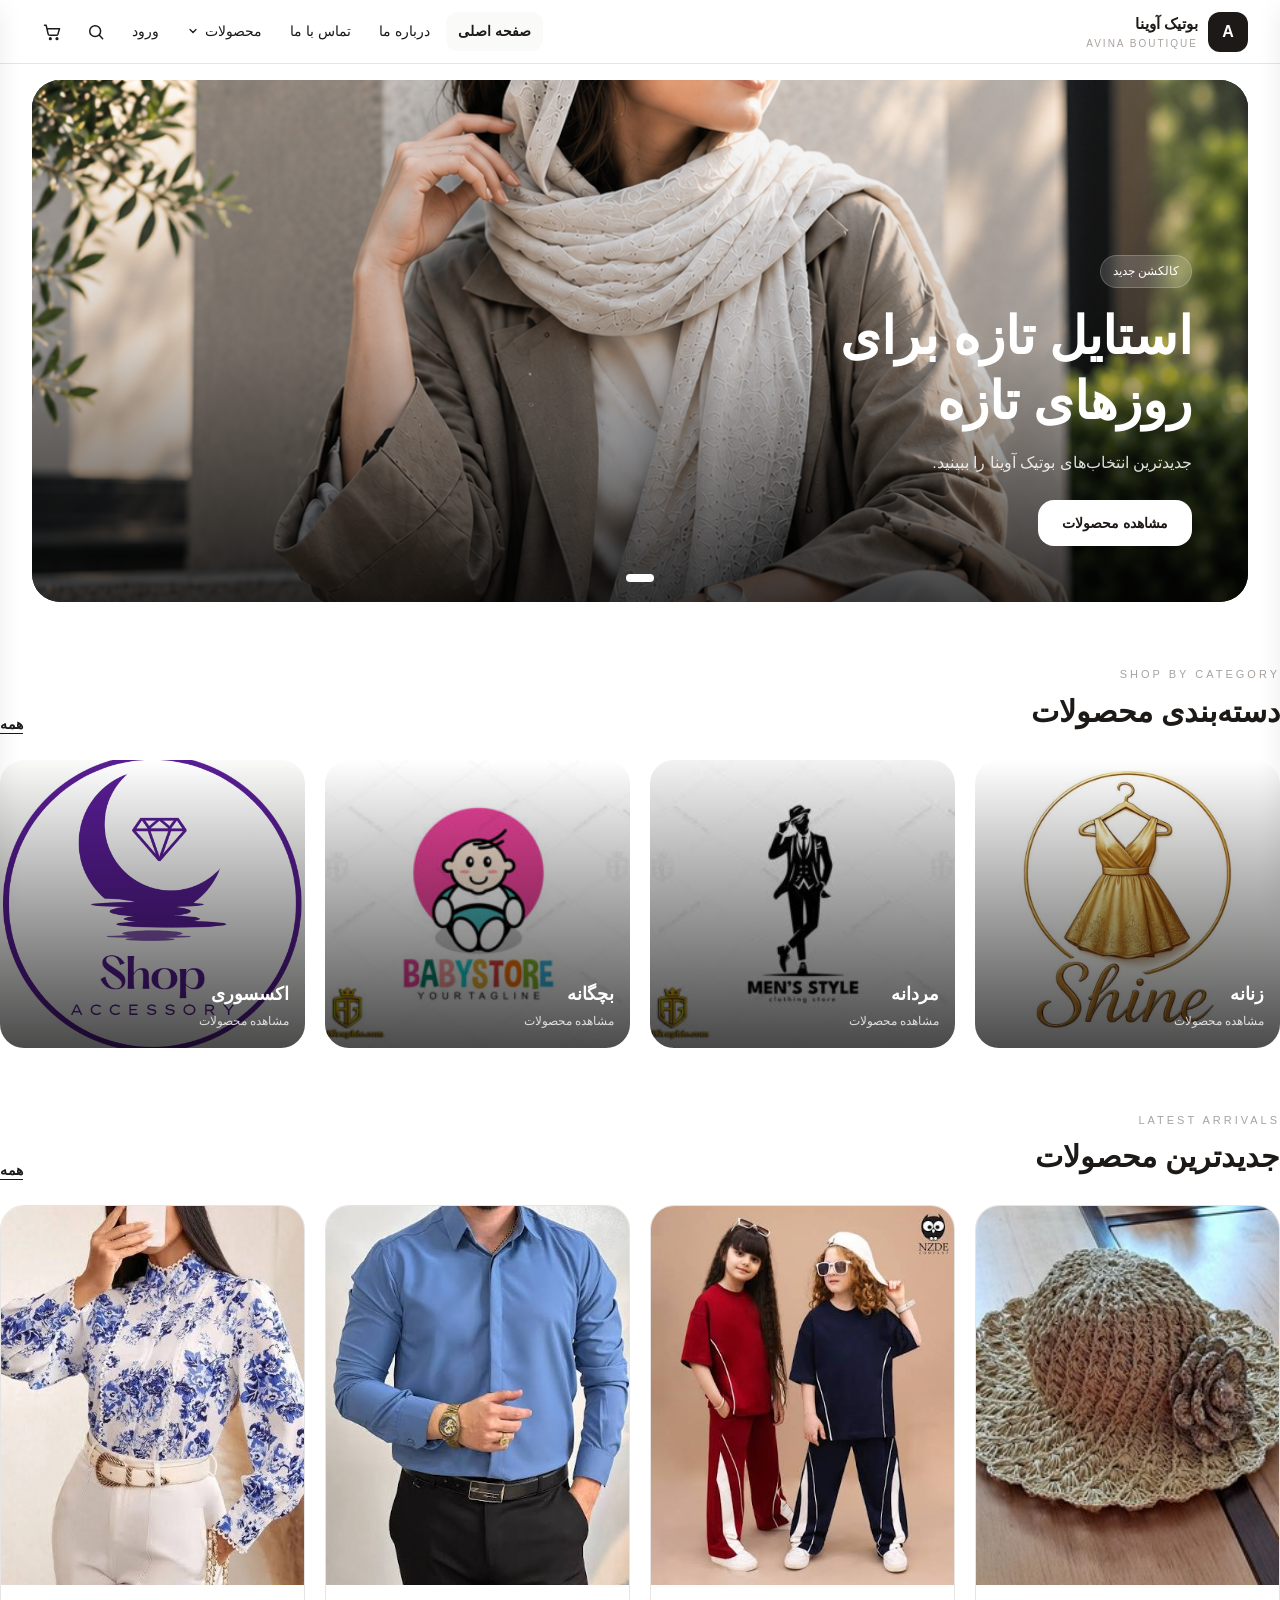
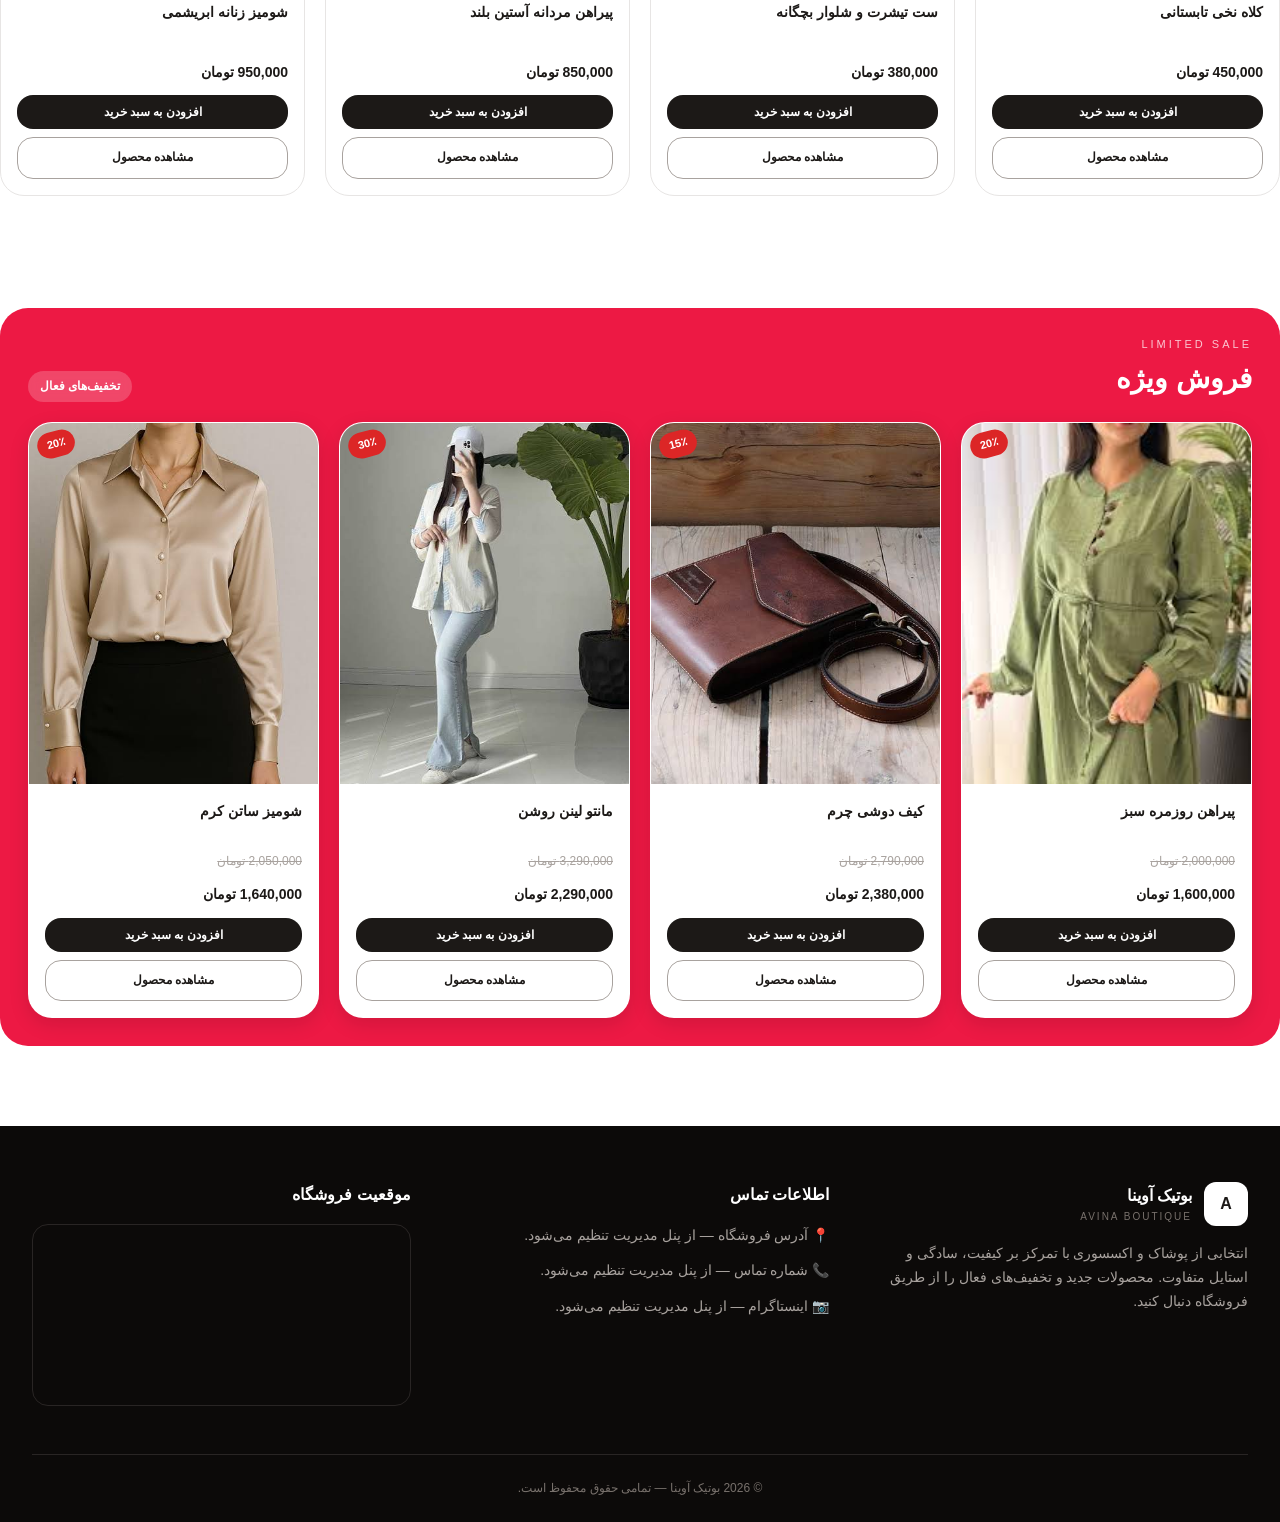
<file: index.html>
<!DOCTYPE html>
<html lang="fa" dir="rtl">
<head>
    <meta charset="UTF-8">
    <meta name="viewport" content="width=device-width, initial-scale=1.0">
    <title>بوتیک آوینا | AVINA BOUTIQUE</title>
    <link rel="stylesheet" href="assets/style.css">
</head>
<body data-page="index">

<div id="app-header"></div>

<main>
    <section class="container">
        <div class="hero">
            <div class="slider-track" id="sliderTrack">
                <div class="slide">
                    <img src="images/1zfeN2xi5riH8dTWHxSwZQ9bpc5OKxusN1WfL1Ss_Ncg3.png" alt="" class="slide-img">
                    <div class="slide-overlay"></div>
                    <div class="slide-content">
                        <span class="slide-badge">کالکشن جدید</span>
                        <h2 class="slide-title">استایل تازه برای روزهای تازه</h2>
                        <p class="slide-desc">جدیدترین انتخاب‌های بوتیک آوینا را ببینید.</p>
                        <a href="products.html" class="slide-btn">مشاهده محصولات</a>
                    </div>
                </div>
            </div>
            <button class="slider-arrow prev" onclick="moveSlide(1)"><svg viewBox="0 0 24 24" fill="none" stroke="currentColor" stroke-width="2"><path d="M9 6l6 6-6 6"/></svg></button>
            <button class="slider-arrow next" onclick="moveSlide(-1)"><svg viewBox="0 0 24 24" fill="none" stroke="currentColor" stroke-width="2"><path d="M15 6l-6 6 6 6"/></svg></button>
            <div class="slider-dots" id="sliderDots"></div>
        </div>
    </section>

    <section class="container section">
        <div class="section-header">
            <div><div class="section-label">SHOP BY CATEGORY</div><h2 class="section-title">دسته‌بندی محصولات</h2></div>
            <a href="products.html" class="section-link">همه</a>
        </div>
        <div class="cat-grid">
            <a href="products.html" class="cat-card"><img src="images/X3Jjpmft25uOLNXBp2Q6zBsF0hszSvgzGrd7KL01_Ncg3.jpg" alt="زنانه"><div class="cat-overlay"></div><div class="cat-info"><div class="cat-name">زنانه</div><div class="cat-link">مشاهده محصولات</div></div></a>
            <a href="products.html" class="cat-card"><img src="images/VJ2rF0NWghqEqvBr3umeZPKoNGzOimMoJ7bbcuB9_Ncg3.jpg" alt="مردانه"><div class="cat-overlay"></div><div class="cat-info"><div class="cat-name">مردانه</div><div class="cat-link">مشاهده محصولات</div></div></a>
            <a href="products.html" class="cat-card"><img src="images/zrcDi24k3K2eL5Bg2qt3wT6M0H4sCE7RrWDAVB15_Ncg3.jpg" alt="بچگانه"><div class="cat-overlay"></div><div class="cat-info"><div class="cat-name">بچگانه</div><div class="cat-link">مشاهده محصولات</div></div></a>
            <a href="products.html" class="cat-card"><img src="images/PCOLnMXVy24SPDFCMY4tBaPnmJijKd8RxGru4EsX_Ncg3.png" alt="اکسسوری"><div class="cat-overlay"></div><div class="cat-info"><div class="cat-name">اکسسوری</div><div class="cat-link">مشاهده محصولات</div></div></a>
        </div>
    </section>


    <section class="container section" style="padding-bottom:48px">
        <div class="section-header">
            <div><div class="section-label">LATEST ARRIVALS</div><h2 class="section-title">جدیدترین محصولات</h2></div>
            <a href="products.html" class="section-link">همه</a>
        </div>
        <div class="product-grid" id="homeProducts"></div>
    </section>
    
        <!-- ═══ فروش ویژه ═══ -->
    <section class="container section">
        <div class="sale-box">
            <div class="sale-header">
                <div>
                    <div class="sale-label">LIMITED SALE</div>
                    <h2 class="sale-title">فروش ویژه</h2>
                </div>
                <span class="sale-badge">تخفیف‌های فعال</span>
            </div>
            <div class="product-grid" id="saleProducts"></div>
        </div>
    </section>
</main>

<div id="app-footer"></div>

<div class="toast" id="toast"></div>

<script src="components/header.js"></script>
<script src="components/footer.js"></script>
<script src="assets/script.js"></script>
<script>
document.addEventListener('DOMContentLoaded', () => {
    /* جدیدترین محصولات (۴ تای اول) */
    const homeGrid = document.getElementById('homeProducts');
    if (homeGrid) {
        homeGrid.innerHTML = PRODUCTS.slice(0, 4).map(productCardHTML).join('');
    }

    /* فروش ویژه — فقط محصولات تخفیف‌دار */
    const saleGrid = document.getElementById('saleProducts');
    if (saleGrid) {
        saleGrid.innerHTML = PRODUCTS
            .filter(p => p.discount)
            .slice(0, 4)
            .map(productCardHTML)
            .join('');
    }
});
</script>
</body>
</html>
</file>
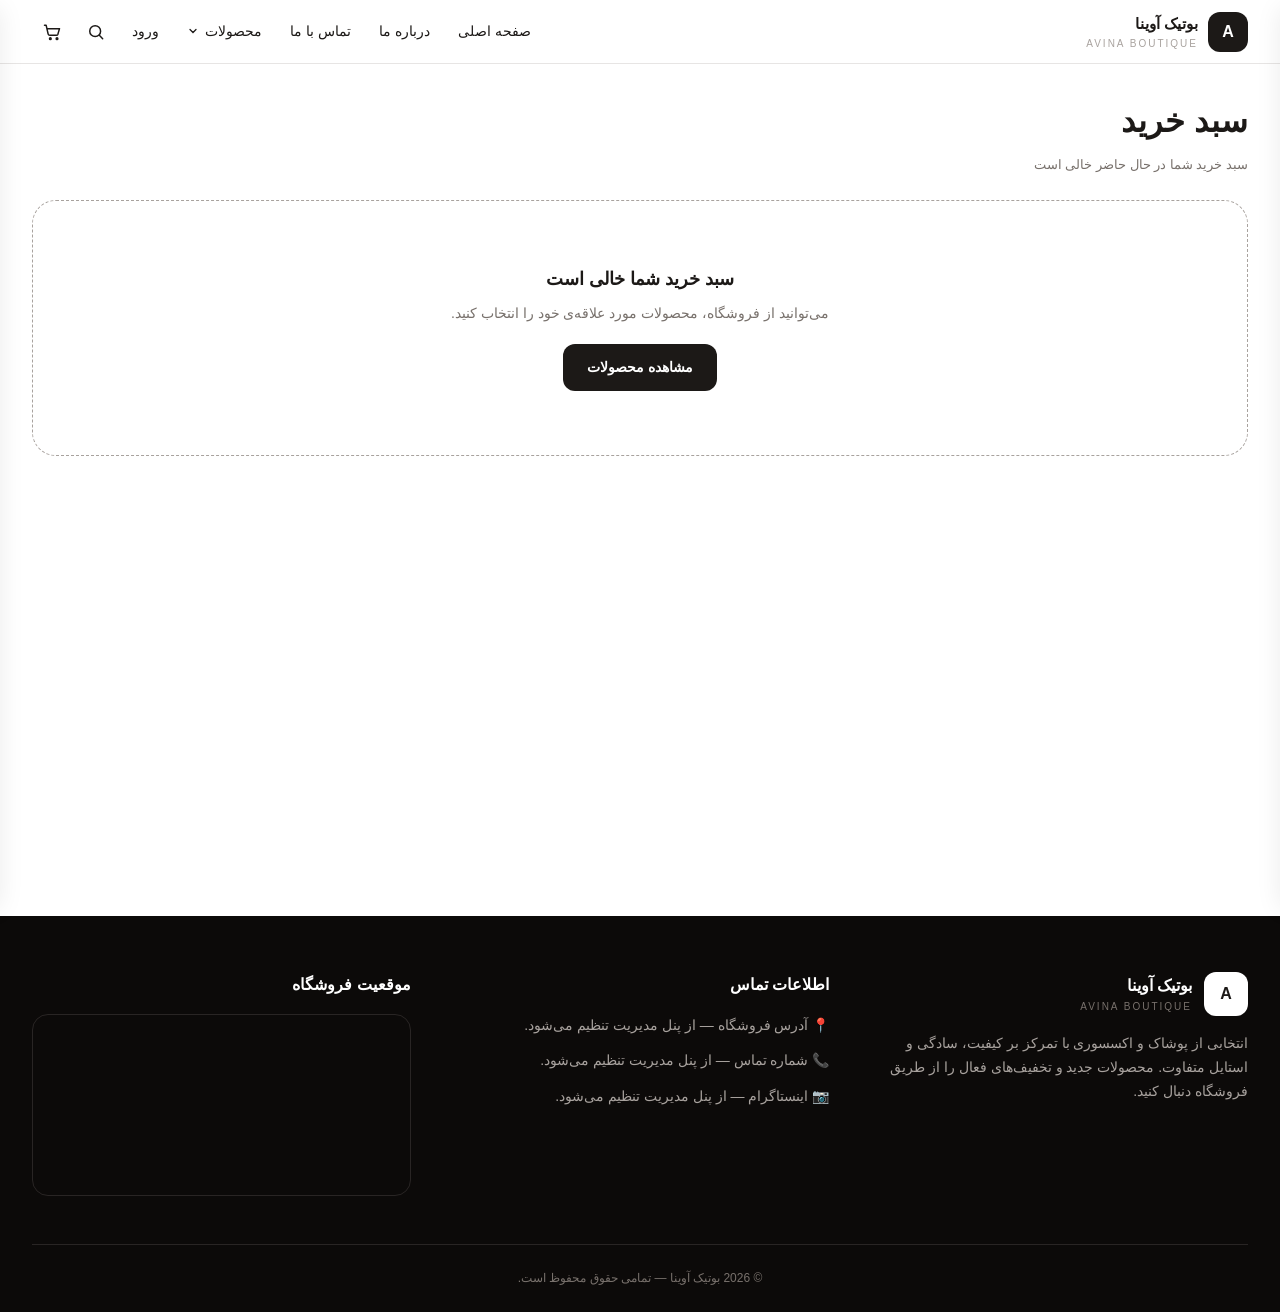
<file: cart.html>
<!DOCTYPE html>
<html lang="fa" dir="rtl">
<head>
    <meta charset="UTF-8">
    <meta name="viewport" content="width=device-width, initial-scale=1.0">
    <title>سبد خرید | بوتیک آوینا</title>
    <link rel="stylesheet" href="assets/style.css">
</head>
<body data-page="cart">

<div id="app-header"></div>

<main class="container">
    <div class="page-header">
        <h1 class="page-title">سبد خرید</h1>
        <p class="page-subtitle" id="cartSubtitle">محصولات انتخاب‌شده شما</p>
    </div>
    <div id="cartContent"></div>
</main>

<div id="app-footer"></div>

<div class="toast" id="toast"></div>

<script src="components/header.js"></script>
<script src="components/footer.js"></script>
<script src="assets/script.js"></script>
<script>
function renderCartPage() {
    const container = document.getElementById('cartContent');
    const subtitle = document.getElementById('cartSubtitle');

    if (cart.length === 0) {
        subtitle.textContent = 'سبد خرید شما در حال حاضر خالی است';
        container.innerHTML = `
            <div class="cart-empty" style="margin-top:24px;margin-bottom:48px">
                <h2>سبد خرید شما خالی است</h2>
                <p>می‌توانید از فروشگاه، محصولات مورد علاقه‌ی خود را انتخاب کنید.</p>
                <a href="products.html">مشاهده محصولات</a>
            </div>`;
        return;
    }

    subtitle.textContent = `${cartCount()} محصول در سبد شما`;

    const itemsHtml = cart.map(item => {
        const p = PRODUCTS.find(x => x.id === item.id);
        if (!p) return '';
        return `
            <div class="cart-item">
                <div class="cart-item-img"><img src="${p.image}" alt="${p.name}"></div>
                <div class="cart-item-info">
                    <div>
                        <div class="cart-item-name">${p.name}</div>
                        <div class="cart-item-price">${formatPrice(p.price)}</div>
                    </div>
                    <div class="cart-item-actions">
                        <div class="qty-control">
                            <button class="qty-btn" onclick="updateQty(${p.id}, -1)">−</button>
                            <span class="qty-value">${item.qty}</span>
                            <button class="qty-btn" onclick="updateQty(${p.id}, 1)">+</button>
                        </div>
                        <button class="cart-item-remove" onclick="removeFromCart(${p.id})">حذف</button>
                    </div>
                </div>
            </div>`;
    }).join('');

    container.innerHTML = `
        <div class="cart-layout">
            <div class="cart-items">${itemsHtml}</div>
            <div class="cart-summary">
                <h2 class="summary-title">خلاصه سفارش</h2>
                <div class="summary-row"><span>تعداد اقلام</span><span>${cartCount()} عدد</span></div>
                <div class="summary-row"><span>هزینه ارسال</span><span>رایگان</span></div>
                <div class="summary-row total"><span>مبلغ کل</span><span>${formatPrice(cartTotal())}</span></div>
                <button class="summary-btn" onclick="alert('اتصال به درگاه پرداخت در نسخه اصلی')">ادامه جهت ثبت سفارش</button>
            </div>
        </div>`;
}

document.addEventListener('DOMContentLoaded', renderCartPage);
</script>
</body>
</html>
</file>
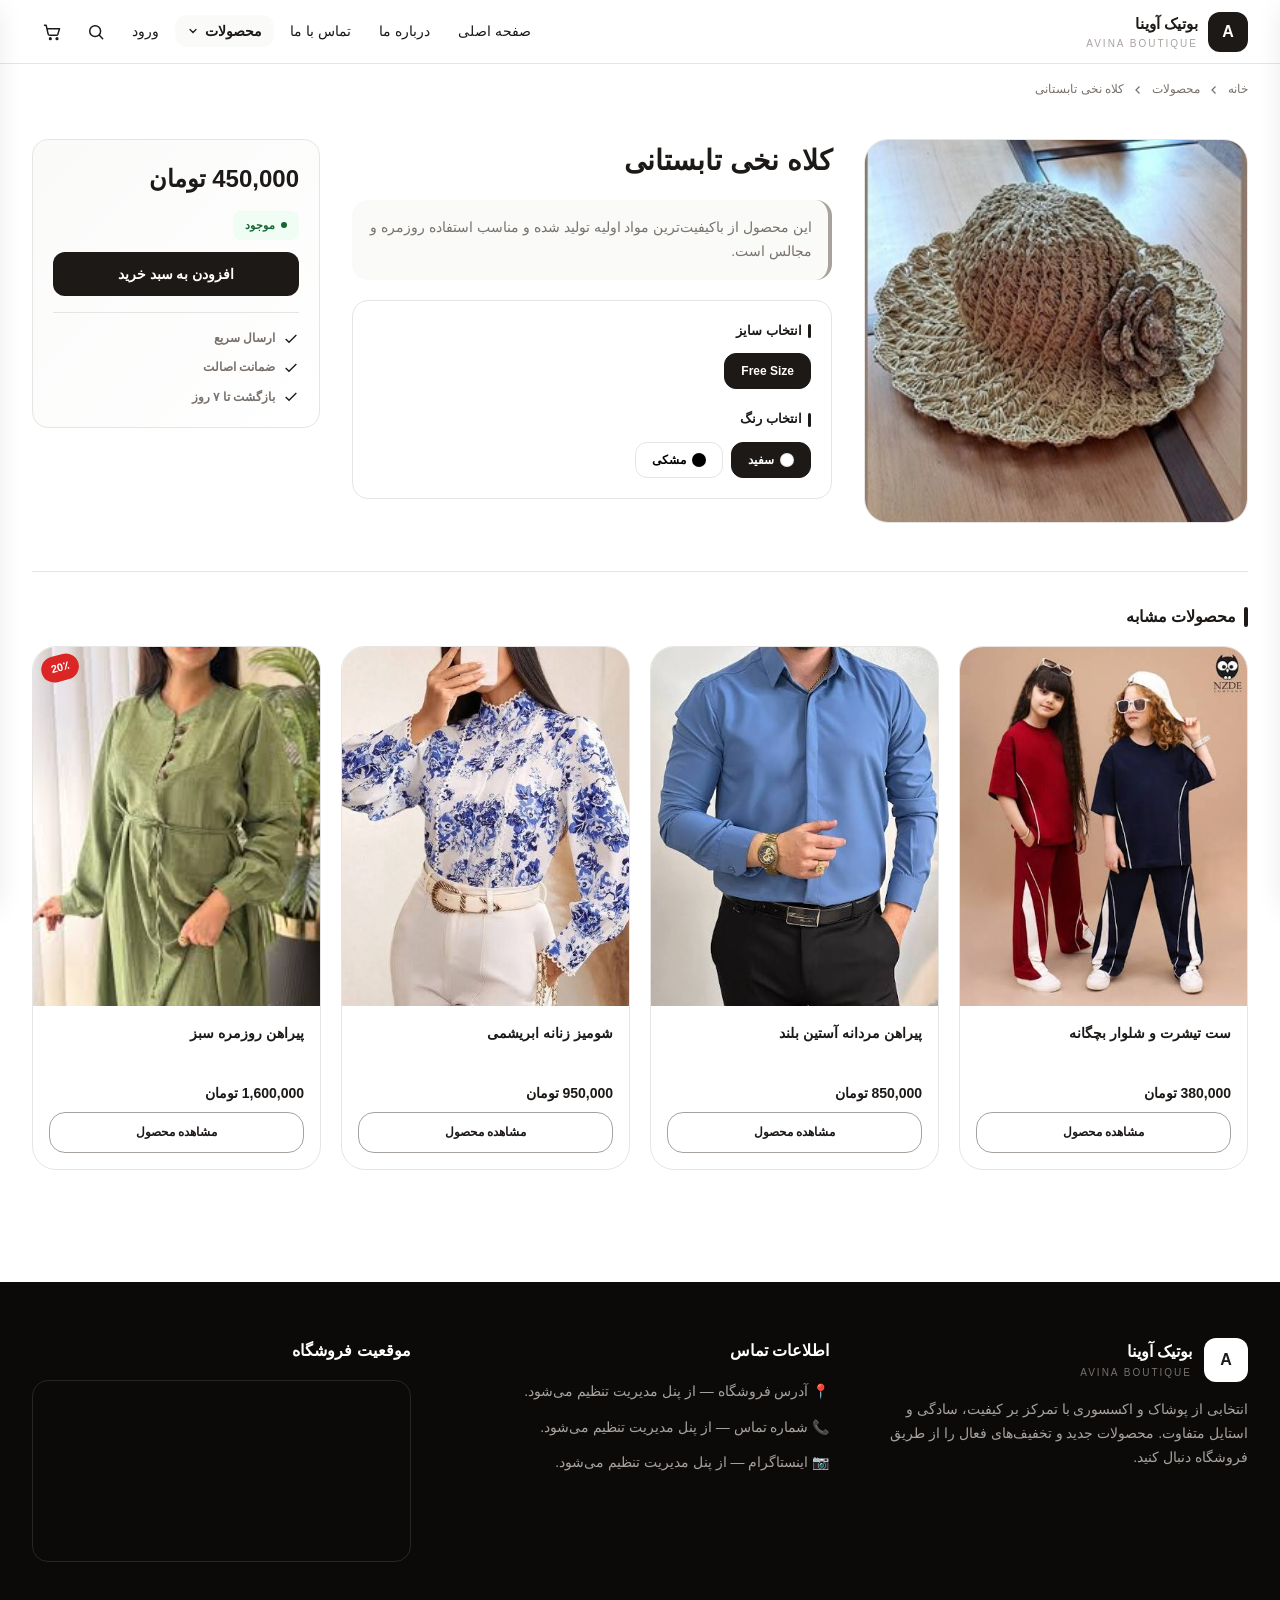
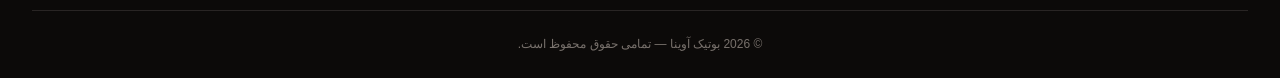
<file: product.html>
<!DOCTYPE html>
<html lang="fa" dir="rtl">
<head>
    <meta charset="UTF-8">
    <meta name="viewport" content="width=device-width, initial-scale=1.0">
    <title>جزئیات محصول | بوتیک آوینا</title>
    <link rel="stylesheet" href="assets/style.css">
</head>
<body data-page="product">

<div id="app-header"></div>

<main class="container">
    <nav class="breadcrumb">
        <a href="index.html">خانه</a>
        <svg viewBox="0 0 24 24" fill="none" stroke="currentColor" stroke-width="2.5"><path d="M15 19l-7-7 7-7"/></svg>
        <a href="products.html">محصولات</a>
        <svg viewBox="0 0 24 24" fill="none" stroke="currentColor" stroke-width="2.5"><path d="M15 19l-7-7 7-7"/></svg>
        <span id="breadcrumbName">محصول</span>
    </nav>

    <div class="product-detail" id="productDetail"></div>

    <section class="detail-section">
        <h2 class="detail-section-title">محصولات مشابه</h2>
        <div class="product-grid" id="relatedProducts"></div>
    </section>
</main>

<div id="app-footer"></div>

<div class="toast" id="toast"></div>

<script src="components/header.js"></script>
<script src="components/footer.js"></script>
<script src="assets/script.js"></script>
<script>
const params = new URLSearchParams(window.location.search);
const productId = parseInt(params.get('id')) || 1;
const product = PRODUCTS.find(p => p.id === productId) || PRODUCTS[0];
let selectedSize = product.sizes[0] || null;
let selectedColor = product.colors[0]?.name || null;

function renderDetail() {
    document.getElementById('breadcrumbName').textContent = product.name;

    document.getElementById('productDetail').innerHTML = `
        <div>
            <div class="detail-image-wrap"><img src="${product.image}" alt="${product.name}"></div>
        </div>
        <div>
            <h1 class="detail-title">${product.name}</h1>
            <div class="detail-desc">این محصول از باکیفیت‌ترین مواد اولیه تولید شده و مناسب استفاده روزمره و مجالس است.</div>
            ${product.sizes.length ? `
            <div class="detail-options">
                <div class="option-group">
                    <div class="option-label">انتخاب سایز</div>
                    <div class="option-values" id="sizeOptions">
                        ${product.sizes.map(s => `<button class="option-btn ${s === selectedSize ? 'active' : ''}" onclick="selectSize('${s}')">${s}</button>`).join('')}
                    </div>
                </div>
                ${product.colors.length ? `
                <div class="option-group">
                    <div class="option-label">انتخاب رنگ</div>
                    <div class="option-values" id="colorOptions">
                        ${product.colors.map(c => `
                            <button class="option-btn ${c.name === selectedColor ? 'active' : ''}" onclick="selectColor('${c.name}')">
                                <span class="option-color-dot" style="background:${c.hex}"></span>${c.name}
                            </button>
                        `).join('')}
                    </div>
                </div>` : ''}
            </div>` : ''}
        </div>
        <div>
            <div class="detail-buy-box">
                ${product.oldPrice ? `<div class="product-old-price">${formatPrice(product.oldPrice)}</div>` : ''}
                <div class="detail-price">${formatPrice(product.price)}</div>
                <div class="detail-stock"><span class="detail-stock-dot"></span>موجود</div>
                <button class="detail-buy-btn" onclick="addToCart(${product.id})">افزودن به سبد خرید</button>
                <div class="detail-features">
                    <div class="feature-item"><svg viewBox="0 0 24 24" fill="none" stroke="currentColor" stroke-width="2"><path d="M20 6 9 17l-5-5"/></svg>ارسال سریع</div>
                    <div class="feature-item"><svg viewBox="0 0 24 24" fill="none" stroke="currentColor" stroke-width="2"><path d="M20 6 9 17l-5-5"/></svg>ضمانت اصالت</div>
                    <div class="feature-item"><svg viewBox="0 0 24 24" fill="none" stroke="currentColor" stroke-width="2"><path d="M20 6 9 17l-5-5"/></svg>بازگشت تا ۷ روز</div>
                </div>
            </div>
        </div>
    `;

    document.getElementById('relatedProducts').innerHTML = PRODUCTS
        .filter(p => p.id !== product.id).slice(0, 4)
        .map(p => `
            <article class="product-card">
                <a href="product.html?id=${p.id}" class="product-img-wrap">
                    ${p.discount ? `<span class="product-badge">${p.discount}٪</span>` : ''}
                    <img src="${p.image}" alt="${p.name}">
                </a>
                <div class="product-info">
                    <h3 class="product-name"><a href="product.html?id=${p.id}">${p.name}</a></h3>
                    <div class="product-price">${formatPrice(p.price)}</div>
                    <a href="product.html?id=${p.id}" class="product-btn product-btn-outline">مشاهده محصول</a>
                </div>
            </article>
        `).join('');
}

function selectSize(s) {
    selectedSize = s;
    document.querySelectorAll('#sizeOptions .option-btn').forEach(b => b.classList.toggle('active', b.textContent.trim() === s));
}
function selectColor(c) {
    selectedColor = c;
    document.querySelectorAll('#colorOptions .option-btn').forEach(b => b.classList.toggle('active', b.textContent.includes(c)));
}

document.addEventListener('DOMContentLoaded', renderDetail);
</script>
</body>
</html>
</file>
<file: assets/style.css>
/* ═══════════ RESET ═══════════ */
* { margin: 0; padding: 0; box-sizing: border-box; }
html { scroll-behavior: smooth; }
body {
    font-family: 'Vazirmatn', 'Segoe UI', Tahoma, Arial, sans-serif;
    background: #fff; color: #1c1917; line-height: 1.6;
    -webkit-font-smoothing: antialiased;
}
a { color: inherit; text-decoration: none; }
img { display: block; max-width: 100%; }
button, input, textarea, select { font-family: inherit; }
button { cursor: pointer; border: none; background: none; }
ul { list-style: none; }

/* ═══════════ VARIABLES ═══════════ */
:root {
    --bg: #fff; --bg-alt: #fafaf9; --bg-darker: #f5f5f4;
    --text: #1c1917; --text-muted: #78716c; --text-light: #a8a29e;
    --border: #e7e5e4; --primary: #1c1917; --accent: #dc2626;
    --green: #16a34a;
    --r-sm: 8px; --r-md: 12px; --r-lg: 16px; --r-xl: 24px; --r-2xl: 28px;
    --shadow: 0 1px 3px rgba(0,0,0,0.06);
    --shadow-lg: 0 8px 24px rgba(0,0,0,0.08);
    --shadow-xl: 0 20px 40px rgba(0,0,0,0.12);
}

/* ═══════════ CONTAINER ═══════════ */
.container { max-width: 1280px; margin: 0 auto; padding-inline: 16px; }
@media (min-width: 640px) { .container { padding-inline: 24px; } }
@media (min-width: 1024px) { .container { padding-inline: 32px; } }

/* ═══════════ HEADER ═══════════ */
.header {
    position: fixed; top: 0; left: 0; right: 0; z-index: 50;
    height: 64px;
    background: rgba(255,255,255,0.95);
    backdrop-filter: blur(10px);
    border-bottom: 1px solid var(--border);
    transition: transform 0.3s;
}
.header.hide { transform: translateY(-100%); }

/* دسکتاپ */
.header-inner { display: none; align-items: center; justify-content: space-between; height: 100%; }
@media (min-width: 1024px) { .header-inner { display: flex; } }

.logo { display: flex; align-items: center; gap: 10px; }
.logo-icon {
    width: 40px; height: 40px;
    background: var(--primary); color: #fff;
    border-radius: var(--r-md);
    display: flex; align-items: center; justify-content: center;
    font-weight: 800; font-size: 16px;
}
.logo-text .brand { font-size: 15px; font-weight: 800; }
.logo-text .sub { font-size: 10px; color: var(--text-light); letter-spacing: 2px; }

.nav { display: none; align-items: center; gap: 4px; }
@media (min-width: 1024px) { .nav { display: flex; } }
.nav-link {
    padding: 8px 12px; border-radius: var(--r-md);
    font-size: 14px; font-weight: 500; color: var(--text);
    transition: background 0.2s; display: inline-block;
}
.nav-link:hover, .nav-link.active { background: var(--bg-alt); }
.nav-link.active { font-weight: 700; }

.header-actions { display: flex; align-items: center; gap: 4px; }
.icon-btn {
    width: 40px; height: 40px;
    border-radius: var(--r-md);
    display: flex; align-items: center; justify-content: center;
    color: var(--text); transition: background 0.2s;
    position: relative;
}
.icon-btn:hover { background: var(--bg-alt); }
.icon-btn svg { width: 20px; height: 20px; }

.cart-count {
    position: absolute; top: -2px; right: -2px;
    min-width: 18px; height: 18px;
    background: var(--accent); color: #fff;
    border-radius: 99px; font-size: 10px; font-weight: 700;
    display: none; align-items: center; justify-content: center;
    padding: 0 4px;
}
.cart-count.show { display: flex; }

/* موبایل */
.mobile-header {
    display: flex;
    position: absolute;
    inset: 0;
    align-items: center;
    justify-content: space-between;
    padding: 0 16px;
}
@media (min-width: 1024px) { .mobile-header { display: none; } }
.mobile-header .logo-text .brand { font-size: 14px; font-weight: 800; }

/* ═══════════ MEGA MENU (دسکتاپ) ═══════════ */
.nav-dropdown { position: relative; }
.dropdown-toggle { display: inline-flex; align-items: center; gap: 6px; cursor: pointer; }
.dropdown-toggle .chevron { width: 12px; height: 12px; transition: transform 0.2s; }
.nav-dropdown.open .dropdown-toggle .chevron { transform: rotate(180deg); }

.mega-menu {
    display: none;
    position: absolute;
    top: calc(100% + 8px);
    right: 0;
    width: 360px;
    max-width: calc(100vw - 32px);
    background: #fff;
    border: 1px solid var(--border);
    border-radius: var(--r-xl);
    box-shadow: var(--shadow-xl);
    padding: 12px;
    z-index: 100;
    animation: megaFadeIn 0.18s ease;
}
.nav-dropdown.open > .mega-menu { display: block; }

@keyframes megaFadeIn {
    from { opacity: 0; transform: translateY(-6px); }
    to   { opacity: 1; transform: translateY(0); }
}

.category-menu-grid {
    display: grid;
    grid-template-columns: repeat(2, 1fr);
    gap: 8px;
}
.category-menu-item {
    display: flex; flex-direction: column; align-items: center;
    gap: 8px; padding: 8px; border-radius: var(--r-md);
    transition: background 0.15s; text-align: center;
}
.category-menu-item:hover { background: var(--bg-alt); }
.category-menu-item img {
    width: 100%; height: 90px;
    object-fit: cover; border-radius: var(--r-sm);
    transition: transform 0.3s;
}
.category-menu-item:hover img { transform: scale(1.03); }
.category-menu-item span { font-size: 13px; font-weight: 700; color: var(--text); }

.mega-menu-footer {
    margin-top: 8px; padding-top: 12px;
    border-top: 1px solid var(--border);
    text-align: center;
}
.mega-menu-footer a { font-size: 12px; font-weight: 700; color: var(--text); }
.mega-menu-footer a:hover { text-decoration: underline; }

/* ═══════════ SEARCH ═══════════ */
.search-panel {
    position: absolute; top: 100%; left: 0; right: 0;
    background: #fff; border-bottom: 1px solid var(--border);
    padding: 12px 0;
    opacity: 0; visibility: hidden; transform: translateY(-10px);
    transition: all 0.2s;
}
.search-panel.open { opacity: 1; visibility: visible; transform: translateY(0); }
.search-input {
    width: 100%; height: 48px;
    background: var(--bg-alt); border: 1px solid var(--border);
    border-radius: var(--r-lg); padding: 0 16px;
    font-size: 14px; outline: none; color: var(--text);
}
.search-input:focus { background: #fff; border-color: var(--text-light); }

/* ═══════════ OVERLAY & DRAWERS ═══════════ */
.overlay {
    position: fixed; inset: 0;
    background: rgba(0,0,0,0.4); z-index: 60;
    opacity: 0; visibility: hidden;
    transition: opacity 0.3s;
}
.overlay.open { opacity: 1; visibility: visible; }

.drawer {
    position: fixed; top: 0; bottom: 0;
    width: 82%; max-width: 380px;
    background: #fff; z-index: 70;
    box-shadow: var(--shadow-lg);
    transition: transform 0.3s;
    display: flex; flex-direction: column;
}
.drawer-mobile { right: 0; transform: translateX(100%); }
.drawer-mobile.open { transform: translateX(0); }
.drawer-cart { left: 0; transform: translateX(-100%); }
.drawer-cart.open { transform: translateX(0); }

.drawer-header {
    display: flex; align-items: center; justify-content: space-between;
    padding: 16px 20px;
    border-bottom: 1px solid var(--border);
    background: var(--bg-alt);
}
.drawer-header h2 { font-size: 15px; font-weight: 800; }
.drawer-close {
    width: 36px; height: 36px; border-radius: 50%;
    background: #fff; border: 1px solid var(--border);
    display: flex; align-items: center; justify-content: center;
}
.drawer-close svg { width: 16px; height: 16px; }
.drawer-body { padding: 20px; overflow-y: auto; flex: 1; }

.drawer-empty { text-align: center; padding: 32px 0; }
.drawer-empty-icon {
    width: 56px; height: 56px; margin: 0 auto 16px;
    background: var(--bg-alt); border-radius: 50%;
    display: flex; align-items: center; justify-content: center;
    color: var(--text-light);
}
.drawer-empty-icon svg { width: 24px; height: 24px; }
.drawer-empty p { font-size: 13px; color: var(--text-muted); margin-bottom: 16px; }
.drawer-empty a {
    display: block; padding: 10px 16px; margin-top: 8px;
    background: var(--primary); color: #fff;
    border-radius: var(--r-md); font-size: 12px; font-weight: 700;
}

.drawer-nav a {
    display: block; padding: 12px 16px; border-radius: var(--r-lg);
    font-size: 14px; font-weight: 500; transition: background 0.2s;
}
.drawer-nav a:hover, .drawer-nav a.active { background: var(--bg-alt); font-weight: 700; }

/* ═══════════ DRAWER PRODUCTS (بازشو در ساید‌بار) ═══════════ */
.drawer-products { margin-top: 4px; }

.drawer-products-toggle {
    display: flex;
    align-items: center;
    justify-content: space-between;
    width: 100%;
    padding: 12px 16px;
    border-radius: var(--r-lg);
    font-size: 14px;
    font-weight: 500;
    color: var(--text);
    transition: background 0.2s;
    text-align: right;
}
.drawer-products-toggle:hover { background: var(--bg-alt); }
.drawer-products-toggle .chevron {
    width: 14px;
    height: 14px;
    transition: transform 0.2s;
    color: var(--text-muted);
}
.drawer-products.open .drawer-products-toggle {
    background: var(--bg-alt);
    font-weight: 700;
}
.drawer-products.open .drawer-products-toggle .chevron {
    transform: rotate(180deg);
}

.drawer-products-list {
    display: none;
    padding-block: 4px;
    padding-inline-start: 16px;
}
.drawer-products.open .drawer-products-list { display: block; }
.drawer-products-list a {
    display: block;
    padding: 10px 12px;
    border-radius: var(--r-md);
    font-size: 13px;
    font-weight: 500;
    color: var(--text-muted);
    transition: all 0.15s;
}
.drawer-products-list a:hover {
    background: var(--bg-alt);
    color: var(--text);
}
.drawer-products-list a.view-all {
    margin-top: 4px;
    font-weight: 700;
    color: var(--text);
    text-decoration: underline;
    text-underline-offset: 3px;
}

/* ═══════════ DRAWER LOGIN (دکمهٔ ورود در ساید‌بار) ═══════════ */
.drawer-login {
    display: block;
    margin-top: 16px;
    padding: 12px 16px;
    background: var(--primary);
    color: #fff;
    border-radius: var(--r-lg);
    font-size: 14px;
    font-weight: 700;
    text-align: center;
    transition: background 0.2s;
}
.drawer-login:hover { background: #292524; }

/* ═══════════ MAIN ═══════════ */
main { padding-top: 64px; min-height: calc(100vh - 64px); }

/* ═══════════ HERO SLIDER ═══════════ */
.hero {
    position: relative; margin: 16px auto 0;
    border-radius: var(--r-2xl); overflow: hidden;
    background: var(--primary);
}
.slider-track { display: flex; transition: transform 0.5s cubic-bezier(0.4,0,0.2,1); will-change: transform; }
.slide { min-width: 100%; position: relative; flex-shrink: 0; }
.slide-img { width: 100%; height: 58vh; min-height: 420px; max-height: 720px; object-fit: cover; user-select: none; pointer-events: none; }
.slide-overlay { position: absolute; inset: 0; background: linear-gradient(to top, rgba(0,0,0,0.75), rgba(0,0,0,0.15) 50%, transparent); }
.slide-content { position: absolute; bottom: 0; right: 0; padding: 28px; max-width: 580px; color: #fff; }
@media (min-width: 640px) { .slide-content { padding: 40px; } }
@media (min-width: 1024px) { .slide-content { padding: 56px; } }
.slide-badge {
    display: inline-block; padding: 6px 12px;
    background: rgba(255,255,255,0.15); border: 1px solid rgba(255,255,255,0.2);
    border-radius: 99px; font-size: 12px; backdrop-filter: blur(4px); margin-bottom: 16px;
}
.slide-title { font-size: 30px; font-weight: 800; line-height: 1.25; }
@media (min-width: 640px) { .slide-title { font-size: 40px; } }
@media (min-width: 1024px) { .slide-title { font-size: 52px; } }
.slide-desc { margin-top: 16px; font-size: 14px; color: rgba(255,255,255,0.85); }
@media (min-width: 640px) { .slide-desc { font-size: 16px; } }
.slide-btn {
    display: inline-flex; align-items: center; gap: 8px; margin-top: 24px;
    padding: 12px 24px; background: #fff; color: var(--primary);
    border-radius: var(--r-lg); font-size: 14px; font-weight: 700;
    transition: background 0.2s;
}
.slide-btn:hover { background: var(--bg-alt); }
.slider-arrow {
    position: absolute; top: 50%; transform: translateY(-50%);
    width: 40px; height: 40px;
    background: rgba(0,0,0,0.25); border: 1px solid rgba(255,255,255,0.2);
    backdrop-filter: blur(6px); color: #fff; border-radius: 50%;
    display: flex; align-items: center; justify-content: center;
    z-index: 10; opacity: 0; transition: all 0.2s;
}
.hero:hover .slider-arrow { opacity: 1; }
.slider-arrow.prev { right: 16px; }
.slider-arrow.next { left: 16px; }
.slider-arrow svg { width: 20px; height: 20px; }
.slider-dots { position: absolute; bottom: 20px; left: 50%; transform: translateX(-50%); display: flex; gap: 8px; z-index: 10; }
.dot { width: 8px; height: 8px; border-radius: 99px; background: rgba(255,255,255,0.4); transition: all 0.3s; }
.dot.active { width: 28px; background: #fff; }

/* ═══════════ SECTIONS ═══════════ */
.section { padding: 64px 0 0; }
.section-header { display: flex; align-items: flex-end; justify-content: space-between; margin-bottom: 24px; }
.section-label { font-size: 11px; color: var(--text-light); letter-spacing: 3px; text-transform: uppercase; }
.section-title { font-size: 24px; font-weight: 800; margin-top: 4px; }
@media (min-width: 640px) { .section-title { font-size: 30px; } }
.section-link { font-size: 14px; font-weight: 700; text-decoration: underline; text-underline-offset: 4px; color: var(--text); }

/* ═══════════ CATEGORY GRID ═══════════ */
.cat-grid { display: grid; grid-template-columns: repeat(2,1fr); gap: 12px; }
@media (min-width: 1024px) { .cat-grid { grid-template-columns: repeat(4,1fr); gap: 20px; } }
.cat-card { position: relative; border-radius: var(--r-xl); overflow: hidden; background: var(--bg-alt); }
.cat-card img { width: 100%; height: 208px; object-fit: cover; transition: transform 0.5s; }
@media (min-width: 640px) { .cat-card img { height: 288px; } }
.cat-card:hover img { transform: scale(1.05); }
.cat-overlay { position: absolute; inset: 0; background: linear-gradient(to top, rgba(0,0,0,0.7), transparent); }
.cat-info { position: absolute; bottom: 0; right: 0; padding: 16px; color: #fff; }
.cat-name { font-size: 18px; font-weight: 800; }
.cat-link { font-size: 12px; color: rgba(255,255,255,0.8); margin-top: 4px; }

/* ═══════════ PRODUCT GRID ═══════════ */
.product-grid { display: grid; grid-template-columns: repeat(2,1fr); gap: 12px; }
@media (min-width: 1024px) { .product-grid { grid-template-columns: repeat(4,1fr); gap: 20px; } }
.product-card { background: #fff; border: 1px solid var(--border); border-radius: var(--r-xl); overflow: hidden; display: flex; flex-direction: column; transition: box-shadow 0.2s; }
.product-card:hover { box-shadow: var(--shadow-lg); }
.product-img-wrap { position: relative; aspect-ratio: 4/5; background: var(--bg-alt); overflow: hidden; }
.product-img-wrap img { width: 100%; height: 100%; object-fit: cover; transition: transform 0.5s; }
.product-card:hover .product-img-wrap img { transform: scale(1.05); }
.product-badge {
    position: absolute; top: 8px; left: 8px;
    background: var(--accent); color: #fff;
    padding: 4px 10px; border-radius: 99px;
    font-size: 11px; font-weight: 800;
    transform: rotate(-15deg); z-index: 2;
}
.product-info { padding: 16px; display: flex; flex-direction: column; flex: 1; }
.product-name { font-size: 14px; font-weight: 700; min-height: 48px; color: var(--text); }
.product-price { margin-top: 12px; font-size: 14px; font-weight: 800; color: var(--text); }
.product-old-price { font-size: 12px; color: var(--text-light); text-decoration: line-through; margin-top: 4px; }
.product-btn {
    display: flex; align-items: center; justify-content: center; gap: 6px;
    width: 100%; padding: 10px; border-radius: var(--r-lg);
    font-size: 12px; font-weight: 700; margin-top: 12px;
    transition: all 0.2s;
}
.product-btn-primary { background: var(--primary); color: #fff; }
.product-btn-primary:hover { background: #292524; }
.product-btn-primary:active { transform: scale(0.98); }
.product-btn-outline { background: #fff; color: var(--text); border: 1px solid var(--text-light); margin-top: 8px; }
.product-btn-outline:hover { background: var(--primary); color: #fff; border-color: var(--primary); }

/* ═══════════ SALE BOX (فروش ویژه) ═══════════ */
.sale-box { background: #ED1944; border-radius: var(--r-2xl); padding: 20px; }
@media (min-width: 640px) { .sale-box { padding: 28px; } }

.sale-header {
    display: flex; align-items: flex-end; justify-content: space-between;
    gap: 12px; flex-wrap: wrap; color: #fff; margin-bottom: 20px;
}
.sale-label { font-size: 11px; letter-spacing: 3px; text-transform: uppercase; color: rgba(255,255,255,0.75); }
.sale-title { font-size: 22px; font-weight: 800; margin-top: 4px; }
@media (min-width: 640px) { .sale-title { font-size: 28px; } }
.sale-badge {
    background: rgba(255,255,255,0.2); backdrop-filter: blur(6px);
    padding: 6px 12px; border-radius: 99px;
    font-size: 12px; font-weight: 600; color: #fff;
}
.sale-box .product-card { box-shadow: 0 6px 20px rgba(0,0,0,0.12); border-color: transparent; }

/* ═══════════ PRODUCTS PAGE ═══════════ */
.page-header { padding: 32px 0 0; }
.page-title { font-size: 26px; font-weight: 800; }
@media (min-width: 640px) { .page-title { font-size: 32px; } }
.page-subtitle { color: var(--text-muted); font-size: 13px; margin-top: 8px; }

.breadcrumb { display: flex; align-items: center; gap: 8px; font-size: 12px; color: var(--text-muted); padding: 16px 0; flex-wrap: wrap; }
.breadcrumb a:hover { color: var(--text); }
.breadcrumb svg { width: 12px; height: 12px; }

.filter-bar {
    display: flex; flex-wrap: wrap; gap: 8px;
    padding: 12px 0; border-bottom: 1px solid var(--border);
    margin-bottom: 24px;
}
.filter-btn {
    padding: 8px 14px; border-radius: 99px;
    background: var(--bg-alt); color: var(--text-muted);
    font-size: 12px; font-weight: 600;
    transition: all 0.2s;
}
.filter-btn:hover { background: var(--bg-darker); }
.filter-btn.active { background: var(--primary); color: #fff; font-weight: 700; }

/* ═══════════ PRODUCT DETAIL ═══════════ */
.product-detail { display: grid; grid-template-columns: 1fr; gap: 24px; padding: 24px 0 48px; }
@media (min-width: 1024px) { .product-detail { grid-template-columns: 4fr 5fr 3fr; gap: 32px; align-items: flex-start; } }

.detail-image-wrap { position: relative; aspect-ratio: 1; background: var(--bg-alt); border-radius: var(--r-xl); overflow: hidden; border: 1px solid var(--border); }
.detail-image-wrap img { width: 100%; height: 100%; object-fit: cover; }

.detail-gallery { display: grid; grid-template-columns: repeat(4,1fr); gap: 8px; margin-top: 12px; }
.gallery-thumb { aspect-ratio: 1; border-radius: var(--r-md); overflow: hidden; background: var(--bg-alt); border: 2px solid transparent; cursor: pointer; }
.gallery-thumb.active { border-color: var(--primary); }
.gallery-thumb img { width: 100%; height: 100%; object-fit: cover; }

.detail-title { font-size: 22px; font-weight: 800; margin-bottom: 12px; }
@media (min-width: 768px) { .detail-title { font-size: 28px; } }
.detail-desc { font-size: 14px; color: var(--text-muted); line-height: 1.7; padding: 16px; background: var(--bg-alt); border-radius: var(--r-lg); border-right: 4px solid var(--text-light); margin: 16px 0; }

.detail-options { margin-top: 20px; border: 1px solid var(--border); border-radius: var(--r-lg); padding: 20px; }
.option-group { margin-bottom: 20px; }
.option-group:last-child { margin-bottom: 0; }
.option-label { font-size: 13px; font-weight: 700; color: var(--text); margin-bottom: 12px; display: flex; align-items: center; gap: 6px; }
.option-label::before { content: ''; width: 3px; height: 14px; background: var(--primary); border-radius: 2px; }
.option-values { display: flex; flex-wrap: wrap; gap: 8px; }
.option-btn {
    min-width: 48px; padding: 10px 16px;
    border-radius: var(--r-md); border: 1px solid var(--border);
    background: #fff; font-size: 12px; font-weight: 600;
    transition: all 0.15s;
    display: inline-flex; align-items: center; gap: 6px;
}
.option-btn:hover { border-color: var(--text-light); }
.option-btn.active { background: var(--primary); color: #fff; border-color: var(--primary); }
.option-color-dot { width: 14px; height: 14px; border-radius: 50%; border: 1px solid rgba(0,0,0,0.1); }

.detail-buy-box {
    position: sticky; top: 88px;
    background: linear-gradient(135deg, #fafaf9, #fff);
    border: 1px solid var(--border); border-radius: var(--r-lg); padding: 20px;
}
.detail-price { font-size: 24px; font-weight: 800; color: var(--text); }
.detail-price-unit { font-size: 12px; color: var(--text-muted); font-weight: 400; }
.detail-stock { display: inline-flex; align-items: center; gap: 6px; padding: 6px 12px; background: #f0fdf4; color: #166534; border-radius: var(--r-sm); font-size: 11px; font-weight: 700; margin: 12px 0; }
.detail-stock.out { background: #fef2f2; color: #991b1b; }
.detail-stock-dot { width: 6px; height: 6px; border-radius: 50%; background: currentColor; }

.detail-buy-btn {
    width: 100%; padding: 14px;
    background: var(--primary); color: #fff;
    border-radius: var(--r-md); font-size: 14px; font-weight: 800;
    transition: all 0.15s;
    display: flex; align-items: center; justify-content: center; gap: 8px;
}
.detail-buy-btn:hover { background: #292524; }
.detail-buy-btn:active { transform: scale(0.99); }
.detail-buy-btn:disabled { background: var(--text-light); cursor: not-allowed; }

.detail-features { margin-top: 16px; padding-top: 16px; border-top: 1px solid var(--border); display: flex; flex-direction: column; gap: 10px; }
.feature-item { display: flex; align-items: center; gap: 8px; font-size: 12px; color: var(--text-muted); font-weight: 600; }
.feature-item svg { width: 16px; height: 16px; color: var(--text); }

.detail-section { border-top: 1px solid var(--border); padding: 32px 0; }
.detail-section-title { font-size: 16px; font-weight: 800; display: flex; align-items: center; gap: 8px; margin-bottom: 16px; }
.detail-section-title::before { content: ''; width: 4px; height: 20px; background: var(--primary); border-radius: 2px; }

/* ═══════════ CART PAGE ═══════════ */
.cart-layout { display: grid; grid-template-columns: 1fr; gap: 24px; padding: 24px 0 48px; }
@media (min-width: 1024px) { .cart-layout { grid-template-columns: 2fr 1fr; } }

.cart-items { display: flex; flex-direction: column; gap: 12px; }
.cart-item {
    display: flex; gap: 12px; padding: 16px;
    background: #fff; border: 1px solid var(--border); border-radius: var(--r-lg);
}
.cart-item-img { width: 80px; height: 80px; border-radius: var(--r-md); overflow: hidden; background: var(--bg-alt); flex-shrink: 0; }
.cart-item-img img { width: 100%; height: 100%; object-fit: cover; }
.cart-item-info { flex: 1; display: flex; flex-direction: column; justify-content: space-between; }
.cart-item-name { font-size: 14px; font-weight: 700; }
.cart-item-price { font-size: 13px; font-weight: 800; margin-top: 4px; }
.cart-item-actions { display: flex; align-items: center; gap: 12px; margin-top: 8px; }
.qty-control { display: inline-flex; align-items: center; border: 1px solid var(--border); border-radius: var(--r-md); overflow: hidden; }
.qty-btn { width: 28px; height: 28px; display: flex; align-items: center; justify-content: center; font-weight: 700; color: var(--text); transition: background 0.15s; }
.qty-btn:hover { background: var(--bg-alt); }
.qty-value { min-width: 32px; text-align: center; font-size: 13px; font-weight: 700; }
.cart-item-remove { font-size: 12px; color: var(--accent); font-weight: 700; }
.cart-item-remove:hover { text-decoration: underline; }

.cart-summary { position: sticky; top: 88px; height: fit-content; background: #fff; border: 1px solid var(--border); border-radius: var(--r-lg); padding: 20px; }
.summary-title { font-size: 16px; font-weight: 800; margin-bottom: 16px; }
.summary-row { display: flex; justify-content: space-between; padding: 8px 0; font-size: 13px; }
.summary-row.total { border-top: 1px solid var(--border); padding-top: 16px; margin-top: 8px; font-size: 16px; font-weight: 800; }
.summary-btn {
    width: 100%; padding: 14px; margin-top: 16px;
    background: var(--primary); color: #fff;
    border-radius: var(--r-md); font-size: 14px; font-weight: 800;
}
.summary-btn:hover { background: #292524; }

.cart-empty {
    text-align: center; padding: 64px 20px;
    background: #fff; border: 1px dashed var(--text-light);
    border-radius: var(--r-xl);
}
.cart-empty h2 { font-size: 18px; font-weight: 800; margin-bottom: 8px; }
.cart-empty p { color: var(--text-muted); font-size: 14px; margin-bottom: 20px; }
.cart-empty a {
    display: inline-block; padding: 12px 24px;
    background: var(--primary); color: #fff;
    border-radius: var(--r-md); font-size: 14px; font-weight: 700;
}

/* ═══════════ ADMIN ═══════════ */
.admin-body { display: flex; min-height: 100vh; background: var(--bg-darker); }
.admin-sidebar {
    width: 260px; background: #0c0a09; color: #d6d3d1;
    position: fixed; top: 0; right: 0; bottom: 0;
    z-index: 40; display: flex; flex-direction: column;
    transform: translateX(100%); transition: transform 0.3s;
}
@media (min-width: 1024px) { .admin-sidebar { position: sticky; transform: translateX(0); } }
.admin-sidebar.open { transform: translateX(0); }
.admin-sidebar-header {
    height: 64px; display: flex; align-items: center; gap: 12px;
    padding: 0 20px; border-bottom: 1px solid #292524;
}
.admin-sidebar-header .logo-icon { background: #fff; color: #0c0a09; width: 36px; height: 36px; font-size: 14px; }
.admin-sidebar-header h2 { font-size: 14px; font-weight: 800; color: #fff; }
.admin-sidebar-header .sub { font-size: 9px; color: #78716c; letter-spacing: 2px; }
.admin-nav { padding: 12px; overflow-y: auto; flex: 1; }
.admin-nav-link {
    display: flex; align-items: center; gap: 12px;
    padding: 10px 12px; border-radius: var(--r-md);
    font-size: 13px; font-weight: 500; color: #d6d3d1;
    margin-bottom: 4px; transition: all 0.15s;
}
.admin-nav-link:hover { background: #1c1917; color: #fff; }
.admin-nav-link.active { background: #fff; color: #0c0a09; font-weight: 700; }
.admin-nav-link svg { width: 18px; height: 18px; }
.admin-sidebar-footer { padding: 12px; border-top: 1px solid #292524; }
.admin-user { display: flex; align-items: center; gap: 12px; padding: 8px 12px; margin-bottom: 4px; }
.admin-avatar { width: 36px; height: 36px; border-radius: 50%; background: #fff; color: #0c0a09; display: flex; align-items: center; justify-content: center; font-weight: 700; font-size: 14px; }
.admin-user-info .name { font-size: 12px; font-weight: 700; color: #fff; }
.admin-user-info .email { font-size: 11px; color: #78716c; }
.admin-logout {
    display: flex; align-items: center; gap: 12px;
    padding: 10px 12px; border-radius: var(--r-md);
    font-size: 13px; font-weight: 500; color: #a8a29e;
    transition: all 0.15s; width: 100%;
}
.admin-logout:hover { background: var(--accent); color: #fff; }
.admin-logout svg { width: 18px; height: 18px; }

.admin-main { flex: 1; min-width: 0; }
.admin-header {
    height: 64px; background: #fff; border-bottom: 1px solid var(--border);
    display: flex; align-items: center; padding: 0 16px;
    gap: 16px; position: sticky; top: 0; z-index: 20;
}
.admin-header h1 { font-size: 15px; font-weight: 800; color: var(--text); }
.admin-header-actions { margin-right: auto; display: flex; gap: 12px; align-items: center; }
.admin-header-link { font-size: 12px; font-weight: 700; color: var(--text-muted); }
.admin-header-link:hover { color: var(--text); }
.admin-content { padding: 24px 16px; }
@media (min-width: 640px) { .admin-content { padding: 24px; } }

.admin-menu-toggle {
    width: 40px; height: 40px; display: flex; align-items: center; justify-content: center;
    border-radius: var(--r-md);
}
@media (min-width: 1024px) { .admin-menu-toggle { display: none; } }

.admin-stats { display: grid; grid-template-columns: repeat(2,1fr); gap: 12px; }
@media (min-width: 1024px) { .admin-stats { grid-template-columns: repeat(3,1fr); gap: 16px; } }
.stat-card { background: #fff; border: 1px solid var(--border); border-radius: var(--r-lg); padding: 20px; }
.stat-icon { width: 40px; height: 40px; border-radius: var(--r-md); display: flex; align-items: center; justify-content: center; margin-bottom: 12px; }
.stat-icon svg { width: 20px; height: 20px; }
.stat-icon.blue { background: #eff6ff; color: #2563eb; }
.stat-icon.purple { background: #f5f3ff; color: #7c3aed; }
.stat-icon.green { background: #f0fdf4; color: #16a34a; }
.stat-icon.amber { background: #fffbeb; color: #d97706; }
.stat-icon.orange { background: #fff7ed; color: #ea580c; }
.stat-icon.teal { background: #f0fdfa; color: #0d9488; }
.stat-value { font-size: 24px; font-weight: 800; color: var(--text); }
.stat-label { font-size: 12px; color: var(--text-muted); margin-top: 4px; }

.admin-table-wrap { margin-top: 24px; background: #fff; border: 1px solid var(--border); border-radius: var(--r-lg); overflow: hidden; }
.admin-table { width: 100%; font-size: 13px; border-collapse: collapse; }
.admin-table th { background: var(--bg-alt); text-align: right; padding: 12px 16px; font-size: 11px; font-weight: 700; color: var(--text-muted); border-bottom: 1px solid var(--border); }
.admin-table td { padding: 12px 16px; border-bottom: 1px solid var(--bg-alt); }
.admin-table tr:hover td { background: var(--bg-alt); }
.admin-badge { display: inline-block; padding: 4px 10px; border-radius: 99px; font-size: 11px; font-weight: 700; }
.admin-badge.success { background: #f0fdf4; color: #166534; }
.admin-badge.warning { background: #fffbeb; color: #92400e; }
.admin-badge.danger { background: #fef2f2; color: #991b1b; }

/* ═══════════ FOOTER ═══════════ */
.footer { background: #0c0a09; color: #d6d3d1; margin-top: 80px; padding: 56px 0 24px; }
.footer-grid { display: grid; gap: 40px; }
@media (min-width: 768px) { .footer-grid { grid-template-columns: repeat(3,1fr); } }
.footer-brand { display: flex; align-items: center; gap: 12px; margin-bottom: 16px; }
.footer-logo { width: 44px; height: 44px; background: #fff; color: #1c1917; border-radius: var(--r-md); display: flex; align-items: center; justify-content: center; font-weight: 800; }
.footer h3 { font-size: 16px; font-weight: 800; color: #fff; margin-bottom: 16px; }
.footer p { font-size: 14px; line-height: 1.7; color: #a8a29e; }
.footer-contact { font-size: 14px; color: #a8a29e; margin-bottom: 12px; }
.footer-bottom { margin-top: 48px; padding-top: 24px; border-top: 1px solid #292524; text-align: center; font-size: 12px; color: #78716c; }

/* ═══════════ TOAST ═══════════ */
.toast {
    position: fixed; bottom: 24px; right: 24px;
    background: var(--primary); color: #fff;
    padding: 12px 20px; border-radius: var(--r-md);
    font-size: 13px; font-weight: 600;
    box-shadow: var(--shadow-xl); z-index: 100;
    opacity: 0; transform: translateY(20px);
    transition: all 0.3s; pointer-events: none;
}
.toast.show { opacity: 1; transform: translateY(0); }
/* ═══════════ ADMIN TOOLBAR ═══════════ */
.admin-toolbar {
    display: flex;
    justify-content: space-between;
    align-items: center;
    gap: 12px;
    margin-bottom: 20px;
    flex-wrap: wrap;
}
.admin-btn-add {
    display: inline-flex;
    align-items: center;
    gap: 8px;
    padding: 10px 18px;
    background: var(--primary);
    color: #fff;
    border-radius: var(--r-md);
    font-size: 13px;
    font-weight: 700;
    transition: background 0.15s;
    font-family: inherit;
}
.admin-btn-add:hover { background: #292524; }
.admin-btn-add:active { transform: scale(0.98); }

/* ═══════════ ADMIN TABLE HEADER ═══════════ */
.admin-table-header {
    display: flex;
    justify-content: space-between;
    align-items: center;
    padding: 16px 20px;
    border-bottom: 1px solid var(--border);
    background: var(--bg-alt);
}
.admin-table-header h2 { font-size: 14px; font-weight: 800; }

/* ═══════════ ADMIN TABLE ACTIONS ═══════════ */
.admin-cell-actions { white-space: nowrap; }
.admin-btn {
    padding: 6px 12px;
    border-radius: var(--r-sm);
    font-size: 12px;
    font-weight: 700;
    font-family: inherit;
    transition: all 0.15s;
}
.admin-btn-danger {
    background: #fef2f2;
    color: #991b1b;
}
.admin-btn-danger:hover {
    background: #dc2626;
    color: #fff;
}

/* ═══════════ ADMIN MODAL ═══════════ */
.admin-modal {
    position: fixed;
    inset: 0;
    background: rgba(0,0,0,0.5);
    z-index: 100;
    display: none;
    align-items: center;
    justify-content: center;
    padding: 20px;
}
.admin-modal.open { display: flex; }

.admin-modal-content {
    background: #fff;
    border-radius: var(--r-lg);
    padding: 24px;
    width: 100%;
    max-width: 520px;
    max-height: 90vh;
    overflow-y: auto;
    box-shadow: var(--shadow-xl);
    animation: modalIn 0.2s ease;
}
@keyframes modalIn {
    from { opacity: 0; transform: translateY(10px) scale(0.98); }
    to { opacity: 1; transform: translateY(0) scale(1); }
}

.admin-modal-header {
    display: flex;
    justify-content: space-between;
    align-items: center;
    margin-bottom: 20px;
}
.admin-modal-title { font-size: 16px; font-weight: 800; }
.admin-modal-close {
    width: 36px;
    height: 36px;
    border-radius: 50%;
    background: var(--bg-alt);
    display: flex;
    align-items: center;
    justify-content: center;
    transition: background 0.15s;
}
.admin-modal-close:hover { background: var(--bg-darker); }

/* ═══════════ ADMIN FORM ═══════════ */
.admin-form-group { margin-bottom: 16px; }
.admin-form-label {
    display: block;
    font-size: 13px;
    font-weight: 700;
    margin-bottom: 6px;
    color: var(--text);
}
.admin-input,
.admin-select,
.admin-textarea {
    width: 100%;
    padding: 10px 14px;
    border: 1px solid var(--border);
    border-radius: var(--r-md);
    font-size: 13px;
    font-family: inherit;
    background: #fff;
    color: var(--text);
    outline: none;
    transition: border-color 0.15s;
}
.admin-input:focus,
.admin-select:focus,
.admin-textarea:focus {
    border-color: var(--primary);
}
.admin-form-hint {
    font-size: 11px;
    color: var(--text-muted);
    margin-top: 4px;
    line-height: 1.5;
}
.admin-form-row {
    display: grid;
    grid-template-columns: 1fr 1fr;
    gap: 12px;
}
@media (max-width: 480px) {
    .admin-form-row { grid-template-columns: 1fr; }
}

/* ═══════════ ADMIN OVERLAY (موبایل) ═══════════ */
.admin-overlay {
    position: fixed;
    inset: 0;
    background: rgba(0,0,0,0.4);
    z-index: 35;
    display: none;
}
@media (max-width: 1023px) {
    .admin-overlay.open { display: block; }
}

/* ═══════════ NOT AVAILABLE PAGE ═══════════ */
.not-available {
    text-align: center;
    padding: 80px 20px;
    background: #fff;
    border: 1px solid var(--border);
    border-radius: var(--r-xl);
    margin-top: 8px;
}
.not-available-icon {
    width: 80px;
    height: 80px;
    margin: 0 auto 20px;
    background: var(--bg-alt);
    border-radius: 50%;
    display: flex;
    align-items: center;
    justify-content: center;
    color: var(--text-light);
}
.not-available-icon svg { width: 40px; height: 40px; }
.not-available h2 {
    font-size: 20px;
    font-weight: 800;
    margin-bottom: 8px;
}
.not-available p {
    color: var(--text-muted);
    font-size: 14px;
    margin-bottom: 24px;
    max-width: 420px;
    margin-inline: auto;
    line-height: 1.7;
}
.not-available a {
    display: inline-block;
    padding: 12px 24px;
    background: var(--primary);
    color: #fff;
    border-radius: var(--r-md);
    font-size: 14px;
    font-weight: 700;
    transition: background 0.15s;
}
.not-available a:hover { background: #292524; }
</file>
